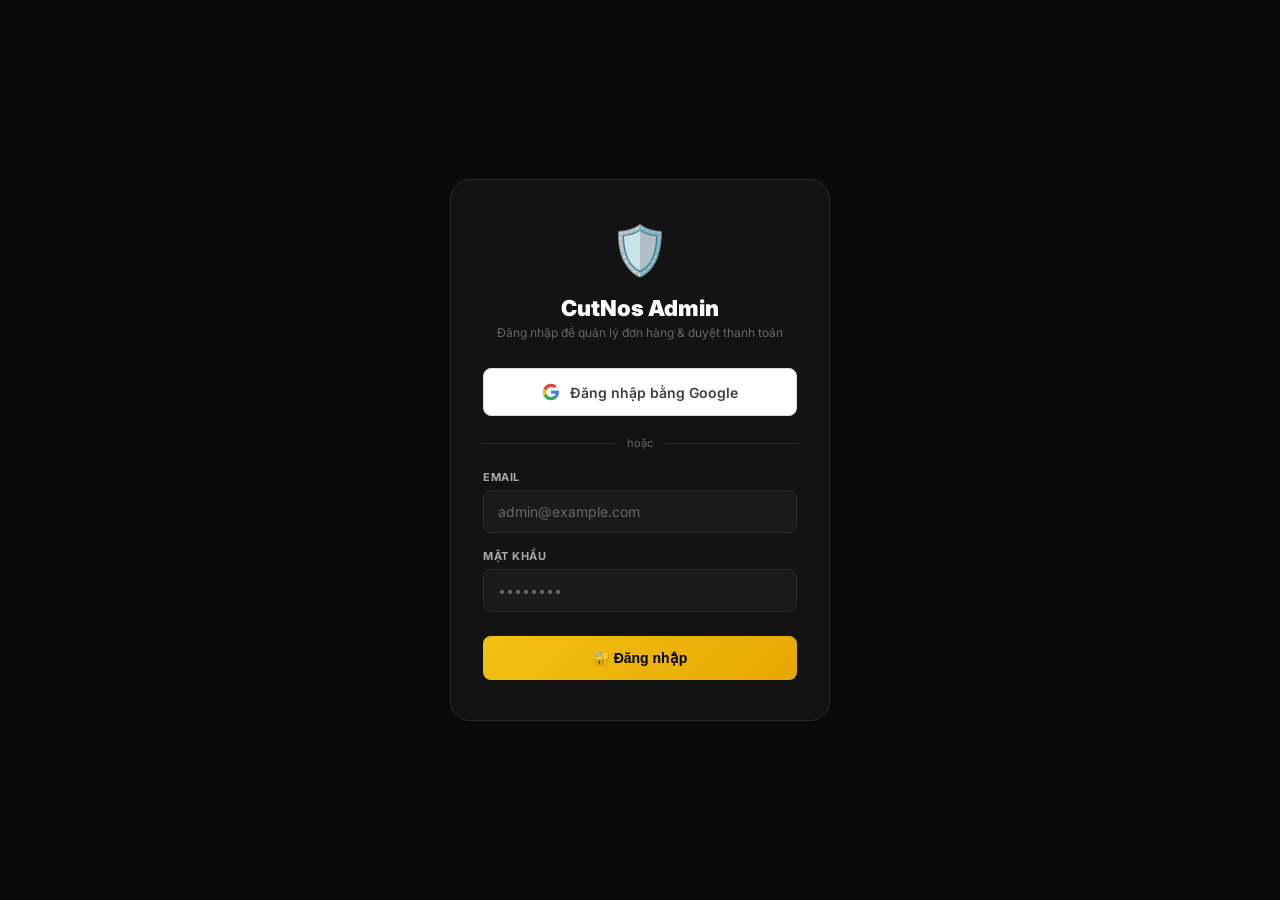
<file: admin.html>
<!DOCTYPE html>
<html lang="vi">

<head>
  <meta charset="UTF-8">
  <meta name="viewport" content="width=device-width, initial-scale=1.0, maximum-scale=1.0, user-scalable=no">
  <title>CutNos Admin — Duyệt Thanh Toán</title>
  <meta name="robots" content="noindex, nofollow">
  <link href="https://fonts.googleapis.com/css2?family=Inter:wght@400;500;600;700;800;900&display=swap"
    rel="stylesheet">
  <style>
    *,
    *::before,
    *::after {
      box-sizing: border-box;
      margin: 0;
      padding: 0;
    }

    :root {
      --bg-primary: #0a0a0b;
      --bg-secondary: #131314;
      --bg-card: #1a1a1b;
      --border: #2a2a2b;
      --border-hover: #3a3a3b;
      --text-primary: #ffffff;
      --text-secondary: #aaaaaa;
      --text-muted: #666666;
      --accent: #f2c111;
      --accent-bg: rgba(242, 193, 17, 0.12);
      --success: #34d399;
      --success-bg: #064e3b;
      --success-btn: #059669;
      --danger: #f87171;
      --danger-bg: #450a0a;
      --danger-btn: #7f1d1d;
      --warning: #fbbf24;
      --warning-bg: #78350f;
      --pending-text: #999999;
      --pending-bg: #333333;
      --radius: 12px;
      --radius-sm: 8px;
    }

    html {
      font-size: 16px;
      -webkit-text-size-adjust: 100%;
    }

    body {
      font-family: 'Inter', system-ui, -apple-system, sans-serif;
      background: var(--bg-primary);
      color: var(--text-primary);
      min-height: 100vh;
      min-height: 100dvh;
      -webkit-font-smoothing: antialiased;
    }

    /* ═══════════ LOGIN ═══════════ */
    .login-container {
      display: flex;
      align-items: center;
      justify-content: center;
      min-height: 100vh;
      min-height: 100dvh;
      padding: 24px;
    }

    .login-card {
      width: 100%;
      max-width: 380px;
      background: var(--bg-secondary);
      border: 1px solid var(--border);
      border-radius: 20px;
      padding: 40px 32px;
      text-align: center;
      animation: fadeSlideUp 0.5s ease;
    }

    .login-icon {
      font-size: 48px;
      margin-bottom: 16px;
    }

    .login-title {
      font-size: 22px;
      font-weight: 900;
      margin-bottom: 4px;
    }

    .login-subtitle {
      font-size: 12px;
      color: var(--text-muted);
      margin-bottom: 28px;
    }

    .form-group {
      margin-bottom: 16px;
      text-align: left;
    }

    .form-label {
      display: block;
      font-size: 11px;
      font-weight: 700;
      color: var(--text-secondary);
      margin-bottom: 6px;
      text-transform: uppercase;
      letter-spacing: 0.5px;
    }

    .form-input {
      width: 100%;
      padding: 12px 14px;
      background: var(--bg-card);
      border: 1px solid var(--border);
      border-radius: var(--radius-sm);
      color: var(--text-primary);
      font-size: 14px;
      font-family: inherit;
      outline: none;
      transition: border-color 0.2s;
    }

    .form-input:focus {
      border-color: var(--accent);
    }

    .form-input::placeholder {
      color: var(--text-muted);
    }

    .login-btn {
      width: 100%;
      padding: 14px;
      background: linear-gradient(135deg, var(--accent), #e6a800);
      color: #000;
      border: none;
      border-radius: var(--radius-sm);
      font-size: 14px;
      font-weight: 800;
      cursor: pointer;
      transition: opacity 0.2s, transform 0.1s;
      margin-top: 8px;
    }

    .login-btn:hover {
      opacity: 0.9;
    }

    .login-btn:active {
      transform: scale(0.98);
    }

    .login-btn:disabled {
      opacity: 0.5;
      cursor: not-allowed;
    }

    .login-error {
      background: var(--danger-bg);
      color: var(--danger);
      padding: 10px 14px;
      border-radius: var(--radius-sm);
      font-size: 12px;
      font-weight: 600;
      margin-top: 16px;
      display: none;
    }

    .login-error.show {
      display: block;
      animation: shake 0.4s ease;
    }

    /* ═══════════ DASHBOARD ═══════════ */
    .admin-header {
      background: var(--bg-secondary);
      border-bottom: 1px solid var(--border);
      padding: 14px 16px;
      display: flex;
      justify-content: space-between;
      align-items: center;
      position: sticky;
      top: 0;
      z-index: 100;
      backdrop-filter: blur(12px);
      -webkit-backdrop-filter: blur(12px);
    }

    .admin-header h1 {
      font-size: 15px;
      font-weight: 900;
    }

    .admin-header-sub {
      font-size: 9px;
      color: var(--text-muted);
      margin-top: 1px;
    }

    .admin-header-right {
      text-align: right;
    }

    .admin-email {
      font-size: 10px;
      color: var(--accent);
      font-weight: 700;
    }

    .admin-role {
      font-size: 9px;
      color: var(--text-muted);
    }

    .logout-btn {
      font-size: 9px;
      color: var(--danger);
      background: none;
      border: none;
      cursor: pointer;
      padding: 2px 0;
      font-weight: 600;
      font-family: inherit;
    }

    .logout-btn:hover {
      text-decoration: underline;
    }

    .admin-content {
      max-width: 700px;
      margin: 0 auto;
      padding: 16px;
    }

    /* Filter */
    .filter-bar {
      display: flex;
      gap: 8px;
      margin-bottom: 16px;
      flex-wrap: wrap;
    }

    .filter-btn {
      padding: 8px 14px;
      border-radius: var(--radius-sm);
      border: 1px solid var(--border);
      background: var(--bg-card);
      color: var(--text-muted);
      font-weight: 700;
      font-size: 11px;
      cursor: pointer;
      font-family: inherit;
      transition: all 0.2s;
      white-space: nowrap;
    }

    .filter-btn.active {
      border-color: var(--accent);
      background: var(--accent-bg);
      color: var(--accent);
    }

    .refresh-btn {
      margin-left: auto;
      padding: 8px 14px;
      border-radius: var(--radius-sm);
      border: 1px solid var(--border);
      background: var(--bg-card);
      color: var(--text-muted);
      font-weight: 700;
      font-size: 11px;
      cursor: pointer;
      font-family: inherit;
      transition: all 0.2s;
    }

    .refresh-btn:active {
      transform: scale(0.95);
    }

    /* Order Cards */
    .order-card {
      background: var(--bg-card);
      border: 1px solid var(--border);
      border-radius: var(--radius);
      padding: 16px;
      margin-bottom: 12px;
      animation: fadeSlideUp 0.3s ease;
      transition: border-color 0.2s;
    }

    .order-card:hover {
      border-color: var(--border-hover);
    }

    .order-header {
      display: flex;
      justify-content: space-between;
      align-items: center;
      margin-bottom: 12px;
    }

    .order-id {
      font-size: 13px;
      font-weight: 900;
      color: var(--accent);
      font-family: 'Courier New', monospace;
    }

    .status-badge {
      padding: 3px 10px;
      border-radius: 6px;
      font-size: 10px;
      font-weight: 800;
    }

    .status-pending {
      background: var(--pending-bg);
      color: var(--pending-text);
    }

    .status-waiting {
      background: var(--warning-bg);
      color: var(--warning);
    }

    .status-approved {
      background: var(--success-bg);
      color: var(--success);
    }

    .status-rejected {
      background: var(--danger-bg);
      color: var(--danger);
    }

    .order-details {
      display: grid;
      grid-template-columns: 1fr 1fr;
      gap: 8px;
      font-size: 11px;
      color: var(--text-secondary);
    }

    .order-details .detail-full {
      grid-column: 1 / -1;
    }

    .order-details .val {
      color: var(--text-primary);
      font-weight: 600;
    }

    .order-details .val-amount {
      color: var(--accent);
      font-weight: 700;
    }

    .order-details .val-transfer {
      color: var(--success);
      font-weight: 700;
    }

    .order-actions {
      display: flex;
      gap: 8px;
      margin-top: 14px;
    }

    .btn-approve,
    .btn-reject {
      flex: 1;
      padding: 10px;
      border: none;
      border-radius: var(--radius-sm);
      font-weight: 800;
      font-size: 11px;
      cursor: pointer;
      font-family: inherit;
      transition: opacity 0.2s, transform 0.1s;
    }

    .btn-approve {
      background: var(--success-btn);
      color: #fff;
    }

    .btn-reject {
      background: var(--danger-btn);
      color: #fca5a5;
    }

    .btn-approve:active,
    .btn-reject:active {
      transform: scale(0.97);
    }

    .btn-approve:disabled,
    .btn-reject:disabled {
      opacity: 0.5;
      cursor: not-allowed;
    }

    .order-timestamp {
      font-size: 10px;
      margin-top: 8px;
    }

    .order-timestamp.approved {
      color: var(--success);
    }

    .order-timestamp.rejected {
      color: var(--danger);
    }

    .empty-state,
    .loading-state {
      text-align: center;
      padding: 48px 24px;
      color: var(--text-muted);
      font-size: 13px;
    }

    .loading-state {
      color: var(--accent);
    }

    .empty-icon {
      font-size: 40px;
      margin-bottom: 12px;
    }

    /* Toast */
    .toast {
      position: fixed;
      bottom: 24px;
      left: 50%;
      transform: translateX(-50%) translateY(100px);
      background: var(--bg-card);
      border: 1px solid var(--border);
      border-radius: var(--radius-sm);
      padding: 12px 20px;
      font-size: 12px;
      font-weight: 600;
      z-index: 1000;
      opacity: 0;
      transition: all 0.3s ease;
      pointer-events: none;
      max-width: 90vw;
    }

    .toast.show {
      transform: translateX(-50%) translateY(0);
      opacity: 1;
    }

    .toast.success {
      border-color: var(--success-btn);
      color: var(--success);
    }

    .toast.error {
      border-color: var(--danger-btn);
      color: var(--danger);
    }

    /* Animations */
    @keyframes fadeSlideUp {
      from {
        opacity: 0;
        transform: translateY(12px);
      }

      to {
        opacity: 1;
        transform: translateY(0);
      }
    }

    @keyframes shake {

      0%,
      100% {
        transform: translateX(0);
      }

      25% {
        transform: translateX(-6px);
      }

      75% {
        transform: translateX(6px);
      }
    }

    @keyframes spin {
      to {
        transform: rotate(360deg);
      }
    }

    .spin {
      display: inline-block;
      animation: spin 1s linear infinite;
    }

    .google-btn {
      width: 100%;
      padding: 14px;
      background: #fff;
      color: #3c4043;
      border: 1px solid #dadce0;
      border-radius: var(--radius-sm);
      font-size: 14px;
      font-weight: 600;
      cursor: pointer;
      font-family: inherit;
      display: flex;
      align-items: center;
      justify-content: center;
      gap: 10px;
      transition: background 0.2s, box-shadow 0.2s;
      margin-top: 8px;
    }

    .google-btn:hover {
      background: #f7f8f8;
      box-shadow: 0 1px 3px rgba(0,0,0,0.15);
    }

    .google-btn:active {
      background: #e8e8e8;
    }

    .google-btn:disabled {
      opacity: 0.6;
      cursor: not-allowed;
    }

    .google-btn svg {
      width: 18px;
      height: 18px;
    }

    .divider {
      display: flex;
      align-items: center;
      gap: 12px;
      margin: 20px 0;
      color: var(--text-muted);
      font-size: 11px;
    }

    .divider::before,
    .divider::after {
      content: '';
      flex: 1;
      height: 1px;
      background: var(--border);
    }

    @media (max-width: 420px) {
      .login-card {
        padding: 32px 20px;
      }

      .order-details {
        grid-template-columns: 1fr;
      }

      .admin-header h1 {
        font-size: 13px;
      }
    }
  </style>
</head>

<body>
  <div id="admin-root"></div>
  <div id="toast" class="toast"></div>

  <script>
    // ═══════════════════════════════════════════════════════════
    // CutNos Admin Panel — Web Version
    // Only whitelisted admin email can access
    // ═══════════════════════════════════════════════════════════

    const ADMIN_EMAILS = ['thanhson.official@gmail.com'];

    const FIREBASE_CONFIG = {
      apiKey: 'AIzaSyCws6uxaHxMp0XwhNhdqJhmlISBZ75vSJE',
      projectId: 'cut-nos'
    };

    // ═══════ EmailJS CONFIG (setup at emailjs.com) ═══════
    const EMAILJS_CONFIG = {
      publicKey: 'GZnvpBRGz0tcusYcu',     // Lấy từ EmailJS > Account > Public Key
      serviceId: 'service_4954l6a',     // Lấy từ EmailJS > Email Services
      templateUserApproved: 'template_8y62lu6'  // Template gửi cho user khi được duyệt
    };

    const AUTH_URL = 'https://identitytoolkit.googleapis.com/v1/accounts';
    const FIRESTORE_URL = `https://firestore.googleapis.com/v1/projects/${FIREBASE_CONFIG.projectId}/databases/(default)/documents`;

    // ═══════ STATE ═══════
    const state = {
      screen: 'login',
      token: '',
      refreshToken: '',
      email: '',
      orders: [],
      filter: 'waiting_confirmation',
      loading: false,
      actionLoading: null,
      loginLoading: false,
      loginError: ''
    };

    // ═══════ SESSION ═══════
    function saveSession() {
      try {
        localStorage.setItem('cutnos_admin_session', JSON.stringify({
          token: state.token, refreshToken: state.refreshToken, email: state.email
        }));
      } catch (e) { }
    }

    function loadSession() {
      try {
        const d = JSON.parse(localStorage.getItem('cutnos_admin_session') || '{}');
        if (d.token && d.email && ADMIN_EMAILS.includes(d.email.toLowerCase())) {
          state.token = d.token;
          state.refreshToken = d.refreshToken || '';
          state.email = d.email;
          return true;
        }
      } catch (e) { }
      return false;
    }

    function clearSession() {
      state.token = ''; state.refreshToken = ''; state.email = '';
      state.orders = []; state.screen = 'login';
      try { localStorage.removeItem('cutnos_admin_session'); } catch (e) { }
    }

    // ═══════ AUTH ═══════
    async function loginWithEmail(email, password) {
      // Check admin whitelist BEFORE calling Firebase
      if (!ADMIN_EMAILS.includes(email.toLowerCase())) {
        throw new Error('⛔ Email này không có quyền truy cập Admin Panel');
      }

      const res = await fetch(`${AUTH_URL}:signInWithPassword?key=${FIREBASE_CONFIG.apiKey}`, {
        method: 'POST',
        headers: { 'Content-Type': 'application/json' },
        body: JSON.stringify({ email, password, returnSecureToken: true })
      });

      const data = await res.json();
      if (!res.ok) {
        const msg = data.error?.message || 'Đăng nhập thất bại';
        const friendly = {
          'EMAIL_NOT_FOUND': 'Email không tồn tại',
          'INVALID_PASSWORD': 'Mật khẩu không đúng',
          'INVALID_LOGIN_CREDENTIALS': 'Email hoặc mật khẩu không đúng',
          'USER_DISABLED': 'Tài khoản đã bị vô hiệu hóa',
          'TOO_MANY_ATTEMPTS_TRY_LATER': 'Quá nhiều lần thử. Vui lòng đợi.'
        };
        throw new Error(friendly[msg] || msg);
      }

      return { token: data.idToken, refreshToken: data.refreshToken, email: data.email };
    }

    async function loginWithGoogle() {
      // Use Firebase JS SDK for Google Sign-In (loaded from CDN)
      const { initializeApp } = await import('https://www.gstatic.com/firebasejs/11.8.1/firebase-app.js');
      const { getAuth, signInWithPopup, GoogleAuthProvider } = await import('https://www.gstatic.com/firebasejs/11.8.1/firebase-auth.js');

      const app = initializeApp({
        apiKey: FIREBASE_CONFIG.apiKey,
        authDomain: 'cut-nos.firebaseapp.com',
        projectId: FIREBASE_CONFIG.projectId
      });

      const auth = getAuth(app);
      const provider = new GoogleAuthProvider();
      provider.addScope('email');
      provider.addScope('profile');

      const result = await signInWithPopup(auth, provider);
      const user = result.user;
      const idToken = await user.getIdToken();

      const email = user.email || '';
      if (!ADMIN_EMAILS.includes(email.toLowerCase())) {
        await auth.signOut();
        throw new Error('⛔ Email ' + email + ' không có quyền truy cập Admin Panel');
      }

      return {
        token: idToken,
        refreshToken: user.spiTokens?.refreshToken || result._tokenResponse?.refreshToken || '',
        email: email
      };
    }

    async function refreshAuthToken() {
      if (!state.refreshToken) return false;
      try {
        const res = await fetch(`https://securetoken.googleapis.com/v1/token?key=${FIREBASE_CONFIG.apiKey}`, {
          method: 'POST',
          headers: { 'Content-Type': 'application/x-www-form-urlencoded' },
          body: `grant_type=refresh_token&refresh_token=${state.refreshToken}`
        });
        const data = await res.json();
        if (res.ok && data.id_token) {
          state.token = data.id_token;
          state.refreshToken = data.refresh_token || state.refreshToken;
          saveSession();
          return true;
        }
      } catch (e) { }
      return false;
    }

    // ═══════ FIRESTORE ═══════
    async function firestoreRequest(path, options = {}) {
      let res = await fetch(`${FIRESTORE_URL}${path}`, {
        ...options,
        headers: {
          'Content-Type': 'application/json',
          'Authorization': `Bearer ${state.token}`,
          ...(options.headers || {})
        }
      });

      if (res.status === 401 || res.status === 403) {
        const refreshed = await refreshAuthToken();
        if (refreshed) {
          res = await fetch(`${FIRESTORE_URL}${path}`, {
            ...options,
            headers: {
              'Content-Type': 'application/json',
              'Authorization': `Bearer ${state.token}`,
              ...(options.headers || {})
            }
          });
        } else {
          clearSession(); render();
          showToast('Phiên đăng nhập hết hạn. Vui lòng đăng nhập lại.', 'error');
          throw new Error('Session expired');
        }
      }
      return res;
    }

    function parseOrderFields(fields) {
      return {
        orderId: fields?.orderId?.stringValue || '',
        userId: fields?.userId?.stringValue || '',
        userEmail: fields?.userEmail?.stringValue || '',
        userName: fields?.userName?.stringValue || '',
        plan: fields?.plan?.stringValue || 'monthly',
        amount: parseInt(fields?.amount?.integerValue || '0', 10),
        status: fields?.status?.stringValue || 'pending',
        transferContent: fields?.transferContent?.stringValue || '',
        createdAt: fields?.createdAt?.stringValue || '',
        approvedAt: fields?.approvedAt?.stringValue || null,
        rejectedAt: fields?.rejectedAt?.stringValue || null
      };
    }

    async function loadOrders() {
      state.loading = true; render();
      try {
        const query = {
          structuredQuery: {
            from: [{ collectionId: 'orders' }],
            orderBy: [{ field: { fieldPath: 'createdAt' }, direction: 'DESCENDING' }],
            limit: 200
          }
        };

        const res = await firestoreRequest(':runQuery', { method: 'POST', body: JSON.stringify(query) });
        if (!res.ok) { state.orders = []; }
        else {
          const results = await res.json();
          let orders = Array.isArray(results)
            ? results.filter(r => r.document?.fields).map(r => parseOrderFields(r.document.fields))
            : [];
          // Client-side filter for waiting_confirmation tab
          if (state.filter === 'waiting_confirmation') {
            orders = orders.filter(o => o.status === 'waiting_confirmation');
          }
          state.orders = orders;
        }
      } catch (e) {
        if (e.message !== 'Session expired') { state.orders = []; }
      }
      state.loading = false; render();
    }

    async function approveOrder(orderId) {
      if (!confirm(`Xác nhận DUYỆT đơn hàng ${orderId}?\n\nĐiều này sẽ áp dụng gói PRO cho user.`)) return;
      state.actionLoading = orderId; render();

      try {
        const orderRes = await firestoreRequest(`/orders/${orderId}`);
        if (!orderRes.ok) throw new Error('Không tìm thấy đơn hàng');
        const orderData = await orderRes.json();
        const order = parseOrderFields(orderData.fields);
        if (order.status === 'approved') throw new Error('Đơn hàng đã được duyệt trước đó');

        await firestoreRequest(`/orders/${orderId}?updateMask.fieldPaths=status&updateMask.fieldPaths=approvedAt`, {
          method: 'PATCH',
          body: JSON.stringify({
            fields: {
              status: { stringValue: 'approved' },
              approvedAt: { stringValue: new Date().toISOString() }
            }
          })
        });

        // Upgrade user PRO
        const userId = order.userId;
        let baseDate = new Date();
        try {
          const userRes = await firestoreRequest(`/users/${userId}`);
          if (userRes.ok) {
            const ud = await userRes.json();
            const tier = ud.fields?.tier?.stringValue;
            const exp = ud.fields?.pro_expires_at?.stringValue;
            if (tier === 'pro' && exp) {
              const d = new Date(exp);
              if (!isNaN(d.getTime()) && d > baseDate) baseDate = d;
            }
          }
        } catch (e) { }

        let addDays = 30;
        if (order.plan === 'weekly') addDays = 7;
        else if (order.plan === 'yearly') addDays = 365;
        const proExpiresAt = new Date(baseDate.getTime() + addDays * 86400000).toISOString();

        await firestoreRequest(`/users/${userId}?updateMask.fieldPaths=tier&updateMask.fieldPaths=post_limit&updateMask.fieldPaths=workflow_limit&updateMask.fieldPaths=pro_expires_at&updateMask.fieldPaths=updatedAt`, {
          method: 'PATCH',
          body: JSON.stringify({
            fields: {
              tier: { stringValue: 'pro' },
              post_limit: { integerValue: 999999 },
              workflow_limit: { integerValue: 999999 },
              pro_expires_at: { stringValue: proExpiresAt },
              updatedAt: { stringValue: new Date().toISOString() }
            }
          })
        });

        // Send email notification to user
        await sendEmailToUser(order, proExpiresAt);

        showToast(`✅ Đã duyệt đơn ${orderId}!`, 'success');
        await loadOrders();
      } catch (e) {
        showToast('Lỗi: ' + (e.message || 'Unknown'), 'error');
      }
      state.actionLoading = null; render();
    }

    async function rejectOrder(orderId) {
      if (!confirm(`Xác nhận TỪ CHỐI đơn hàng ${orderId}?`)) return;
      state.actionLoading = orderId; render();

      try {
        await firestoreRequest(`/orders/${orderId}?updateMask.fieldPaths=status&updateMask.fieldPaths=rejectedAt`, {
          method: 'PATCH',
          body: JSON.stringify({
            fields: {
              status: { stringValue: 'rejected' },
              rejectedAt: { stringValue: new Date().toISOString() }
            }
          })
        });
        showToast(`❌ Đã từ chối đơn ${orderId}`, 'success');
        await loadOrders();
      } catch (e) {
        showToast('Lỗi: ' + (e.message || 'Unknown'), 'error');
      }
      state.actionLoading = null; render();
    }

    // ═══════ EMAILJS ═══════
    async function sendEmailToUser(order, proExpiresAt) {
      if (EMAILJS_CONFIG.publicKey === 'YOUR_EMAILJS_PUBLIC_KEY') {
        console.warn('[EmailJS] Chưa cấu hình. Bỏ qua gửi email.');
        return;
      }
      try {
        const planNames = { weekly: 'Tuần (7 ngày)', monthly: 'Tháng (30 ngày)', yearly: 'Năm (365 ngày)' };
        const res = await fetch('https://api.emailjs.com/api/v1.0/email/send', {
          method: 'POST',
          headers: { 'Content-Type': 'application/json' },
          body: JSON.stringify({
            service_id: EMAILJS_CONFIG.serviceId,
            template_id: EMAILJS_CONFIG.templateUserApproved,
            user_id: EMAILJS_CONFIG.publicKey,
            template_params: {
              to_email: order.userEmail,
              user_name: order.userName || order.userEmail.split('@')[0],
              order_id: order.orderId,
              plan: planNames[order.plan] || order.plan,
              amount: formatAmount(order.amount),
              expires_at: new Date(proExpiresAt).toLocaleDateString('vi-VN')
            }
          })
        });
        if (res.ok) console.log('[EmailJS] Đã gửi email tới user:', order.userEmail);
        else console.error('[EmailJS] Gửi thất bại:', res.status);
      } catch (e) {
        console.error('[EmailJS] Error:', e);
      }
    }

    // ═══════ HELPERS ═══════
    function formatDate(iso) {
      if (!iso) return '—';
      return new Date(iso).toLocaleString('vi-VN');
    }

    function formatAmount(amount) { return amount.toLocaleString('vi-VN') + 'đ'; }

    function planLabel(plan) {
      if (plan === 'weekly') return '📅 Tuần (7 ngày)';
      if (plan === 'yearly') return '🗓️ Năm (365 ngày)';
      return '📆 Tháng (30 ngày)';
    }

    function statusBadge(status) {
      const map = {
        pending: { cls: 'status-pending', label: 'Chờ CK' },
        waiting_confirmation: { cls: 'status-waiting', label: '⏳ Chờ duyệt' },
        approved: { cls: 'status-approved', label: '✅ Đã duyệt' },
        rejected: { cls: 'status-rejected', label: '❌ Từ chối' }
      };
      const s = map[status] || map.pending;
      return `<span class="status-badge ${s.cls}">${s.label}</span>`;
    }

    function showToast(message, type) {
      const el = document.getElementById('toast');
      el.textContent = message;
      el.className = `toast ${type} show`;
      clearTimeout(el._timer);
      el._timer = setTimeout(() => { el.className = 'toast'; }, 3000);
    }

    // ═══════ RENDER ═══════
    function render() {
      const root = document.getElementById('admin-root');
      if (!root) return;
      if (state.screen === 'login') {
        root.innerHTML = renderLogin();
        bindLoginEvents();
      } else {
        root.innerHTML = renderDashboard();
        bindDashboardEvents();
      }
    }

    function renderLogin() {
      return `
        <div class="login-container">
          <div class="login-card">
            <div class="login-icon">🛡️</div>
            <div class="login-title">CutNos Admin</div>
            <div class="login-subtitle">Đăng nhập để quản lý đơn hàng & duyệt thanh toán</div>
            <button type="button" class="google-btn" id="google-login-btn" ${state.loginLoading ? 'disabled' : ''}>
              ${state.loginLoading ? '<span class="spin">⏳</span> Đang đăng nhập...' : `<svg viewBox="0 0 24 24"><path fill="#4285F4" d="M22.56 12.25c0-.78-.07-1.53-.2-2.25H12v4.26h5.92a5.06 5.06 0 0 1-2.2 3.32v2.77h3.57c2.08-1.92 3.28-4.74 3.28-8.1z"/><path fill="#34A853" d="M12 23c2.97 0 5.46-.98 7.28-2.66l-3.57-2.77c-.98.66-2.23 1.06-3.71 1.06-2.86 0-5.29-1.93-6.16-4.53H2.18v2.84C3.99 20.53 7.7 23 12 23z"/><path fill="#FBBC05" d="M5.84 14.09c-.22-.66-.35-1.36-.35-2.09s.13-1.43.35-2.09V7.07H2.18C1.43 8.55 1 10.22 1 12s.43 3.45 1.18 4.93l2.85-2.22.81-.62z"/><path fill="#EA4335" d="M12 5.38c1.62 0 3.06.56 4.21 1.64l3.15-3.15C17.45 2.09 14.97 1 12 1 7.7 1 3.99 3.47 2.18 7.07l3.66 2.84c.87-2.6 3.3-4.53 6.16-4.53z"/></svg> Đăng nhập bằng Google`}
            </button>
            <div class="divider">hoặc</div>
            <form id="login-form">
              <div class="form-group">
                <label class="form-label" for="email">Email</label>
                <input class="form-input" id="email" type="email" placeholder="admin@example.com" autocomplete="email" required>
              </div>
              <div class="form-group">
                <label class="form-label" for="password">Mật khẩu</label>
                <input class="form-input" id="password" type="password" placeholder="••••••••" autocomplete="current-password" required>
              </div>
              <button type="submit" class="login-btn" id="login-btn">
                ${state.loginLoading ? '<span class="spin">⏳</span> Đang đăng nhập...' : '🔐 Đăng nhập'}
              </button>
            </form>
            <div class="login-error ${state.loginError ? 'show' : ''}">${state.loginError}</div>
          </div>
        </div>`;
    }

    function renderDashboard() {
      const waitingCount = state.filter === 'waiting_confirmation'
        ? state.orders.length
        : state.orders.filter(o => o.status === 'waiting_confirmation').length;

      let ordersHtml;
      if (state.loading) {
        ordersHtml = `<div class="loading-state"><div class="empty-icon"><span class="spin">⏳</span></div>Đang tải đơn hàng...</div>`;
      } else if (state.orders.length === 0) {
        ordersHtml = `<div class="empty-state"><div class="empty-icon">📭</div>Không có đơn hàng nào</div>`;
      } else {
        ordersHtml = state.orders.map(o => `
          <div class="order-card">
            <div class="order-header">
              <span class="order-id">${o.orderId}</span>
              ${statusBadge(o.status)}
            </div>
            <div class="order-details">
              <div>👤 <span class="val">${o.userName || o.userEmail}</span></div>
              <div>📧 ${o.userEmail}</div>
              <div>📦 ${planLabel(o.plan)}</div>
              <div>💰 <span class="val-amount">${formatAmount(o.amount)}</span></div>
              <div class="detail-full">📝 Nội dung CK: <span class="val-transfer">${o.transferContent}</span></div>
              <div class="detail-full">🕐 ${formatDate(o.createdAt)}</div>
            </div>
            ${o.status === 'waiting_confirmation' ? `
              <div class="order-actions">
                <button class="btn-approve" data-approve="${o.orderId}" ${state.actionLoading === o.orderId ? 'disabled' : ''}>
                  ${state.actionLoading === o.orderId ? '<span class="spin">⏳</span> Đang xử lý...' : '✅ Duyệt & Kích hoạt PRO'}
                </button>
                <button class="btn-reject" data-reject="${o.orderId}" ${state.actionLoading === o.orderId ? 'disabled' : ''}>
                  ${state.actionLoading === o.orderId ? '⏳...' : '❌ Từ chối'}
                </button>
              </div>` : ''}
            ${o.status === 'approved' && o.approvedAt ? `<div class="order-timestamp approved">Duyệt lúc: ${formatDate(o.approvedAt)}</div>` : ''}
            ${o.status === 'rejected' && o.rejectedAt ? `<div class="order-timestamp rejected">Từ chối lúc: ${formatDate(o.rejectedAt)}</div>` : ''}
          </div>`).join('');
      }

      return `
        <div class="admin-header">
          <div>
            <h1>🛡️ CutNos Admin</h1>
            <div class="admin-header-sub">Quản lý đơn hàng & duyệt thanh toán PRO</div>
          </div>
          <div class="admin-header-right">
            <div class="admin-email">${state.email}</div>
            <div class="admin-role">Admin</div>
            <button class="logout-btn" id="logout-btn">Đăng xuất</button>
          </div>
        </div>
        <div class="admin-content">
          <div class="filter-bar">
            <button class="filter-btn ${state.filter === 'waiting_confirmation' ? 'active' : ''}" data-filter="waiting_confirmation">
              ⏳ Chờ duyệt (${waitingCount})
            </button>
            <button class="filter-btn ${state.filter === 'all' ? 'active' : ''}" data-filter="all">
              📋 Tất cả
            </button>
            <button class="refresh-btn" id="refresh-btn">🔄 Làm mới</button>
          </div>
          ${ordersHtml}
        </div>`;
    }

    // ═══════ EVENTS ═══════
    function bindLoginEvents() {
      // Google login button
      const googleBtn = document.getElementById('google-login-btn');
      if (googleBtn) {
        googleBtn.addEventListener('click', async () => {
          state.loginLoading = true; state.loginError = ''; render();
          try {
            const result = await loginWithGoogle();
            state.token = result.token;
            state.refreshToken = result.refreshToken;
            state.email = result.email;
            state.screen = 'dashboard';
            saveSession(); render(); loadOrders(); startAutoRefresh();
          } catch (err) {
            state.loginError = err.message;
            state.loginLoading = false; render();
          }
        });
      }

      // Email/password form (fallback)
      const form = document.getElementById('login-form');
      if (!form) return;
      form.addEventListener('submit', async (e) => {
        e.preventDefault();
        const email = document.getElementById('email').value.trim();
        const password = document.getElementById('password').value;

        if (!email || !password) {
          state.loginError = 'Vui lòng nhập đầy đủ email và mật khẩu';
          render(); return;
        }

        state.loginLoading = true; state.loginError = ''; render();
        try {
          const result = await loginWithEmail(email, password);
          state.token = result.token;
          state.refreshToken = result.refreshToken;
          state.email = result.email;
          state.screen = 'dashboard';
          saveSession(); render(); loadOrders(); startAutoRefresh();
        } catch (err) {
          state.loginError = err.message;
          state.loginLoading = false; render();
        }
      });
    }

    function bindDashboardEvents() {
      document.getElementById('logout-btn')?.addEventListener('click', () => {
        if (confirm('Bạn muốn đăng xuất?')) { clearSession(); render(); }
      });

      document.querySelectorAll('[data-filter]').forEach(btn => {
        btn.addEventListener('click', () => { state.filter = btn.dataset.filter; loadOrders(); });
      });

      document.getElementById('refresh-btn')?.addEventListener('click', () => loadOrders());

      document.querySelectorAll('[data-approve]').forEach(btn => {
        btn.addEventListener('click', () => approveOrder(btn.dataset.approve));
      });

      document.querySelectorAll('[data-reject]').forEach(btn => {
        btn.addEventListener('click', () => rejectOrder(btn.dataset.reject));
      });
    }

    // ═══════ AUTO REFRESH (60s) ═══════
    let autoRefreshTimer = null;
    function startAutoRefresh() {
      stopAutoRefresh();
      autoRefreshTimer = setInterval(() => {
        if (state.screen === 'dashboard' && !state.loading && !state.actionLoading) loadOrders();
      }, 60000);
    }
    function stopAutoRefresh() { if (autoRefreshTimer) { clearInterval(autoRefreshTimer); autoRefreshTimer = null; } }

    document.addEventListener('visibilitychange', () => {
      if (document.hidden) stopAutoRefresh();
      else if (state.screen === 'dashboard') { loadOrders(); startAutoRefresh(); }
    });

    // ═══════ INIT ═══════
    if (loadSession()) {
      state.screen = 'dashboard'; render(); loadOrders(); startAutoRefresh();
    } else {
      state.screen = 'login'; render();
    }
  </script>
</body>

</html>
</file>
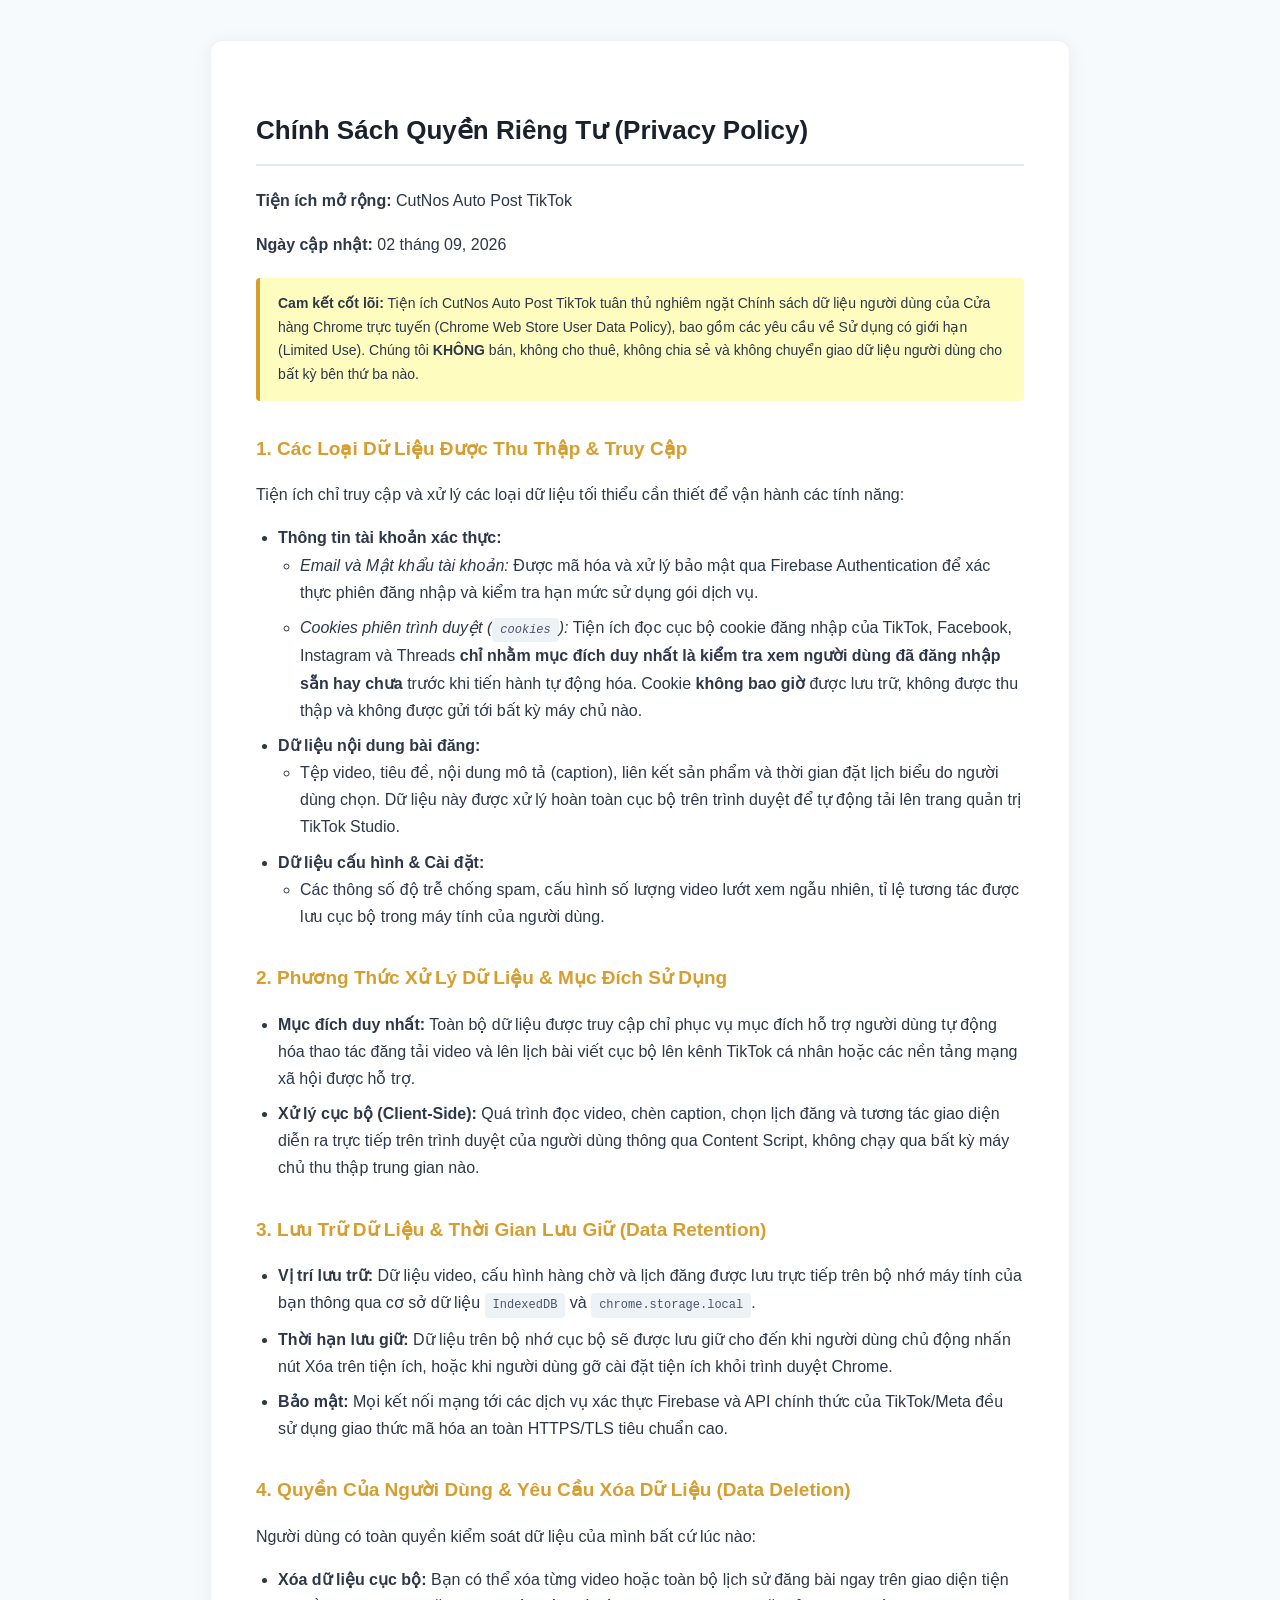
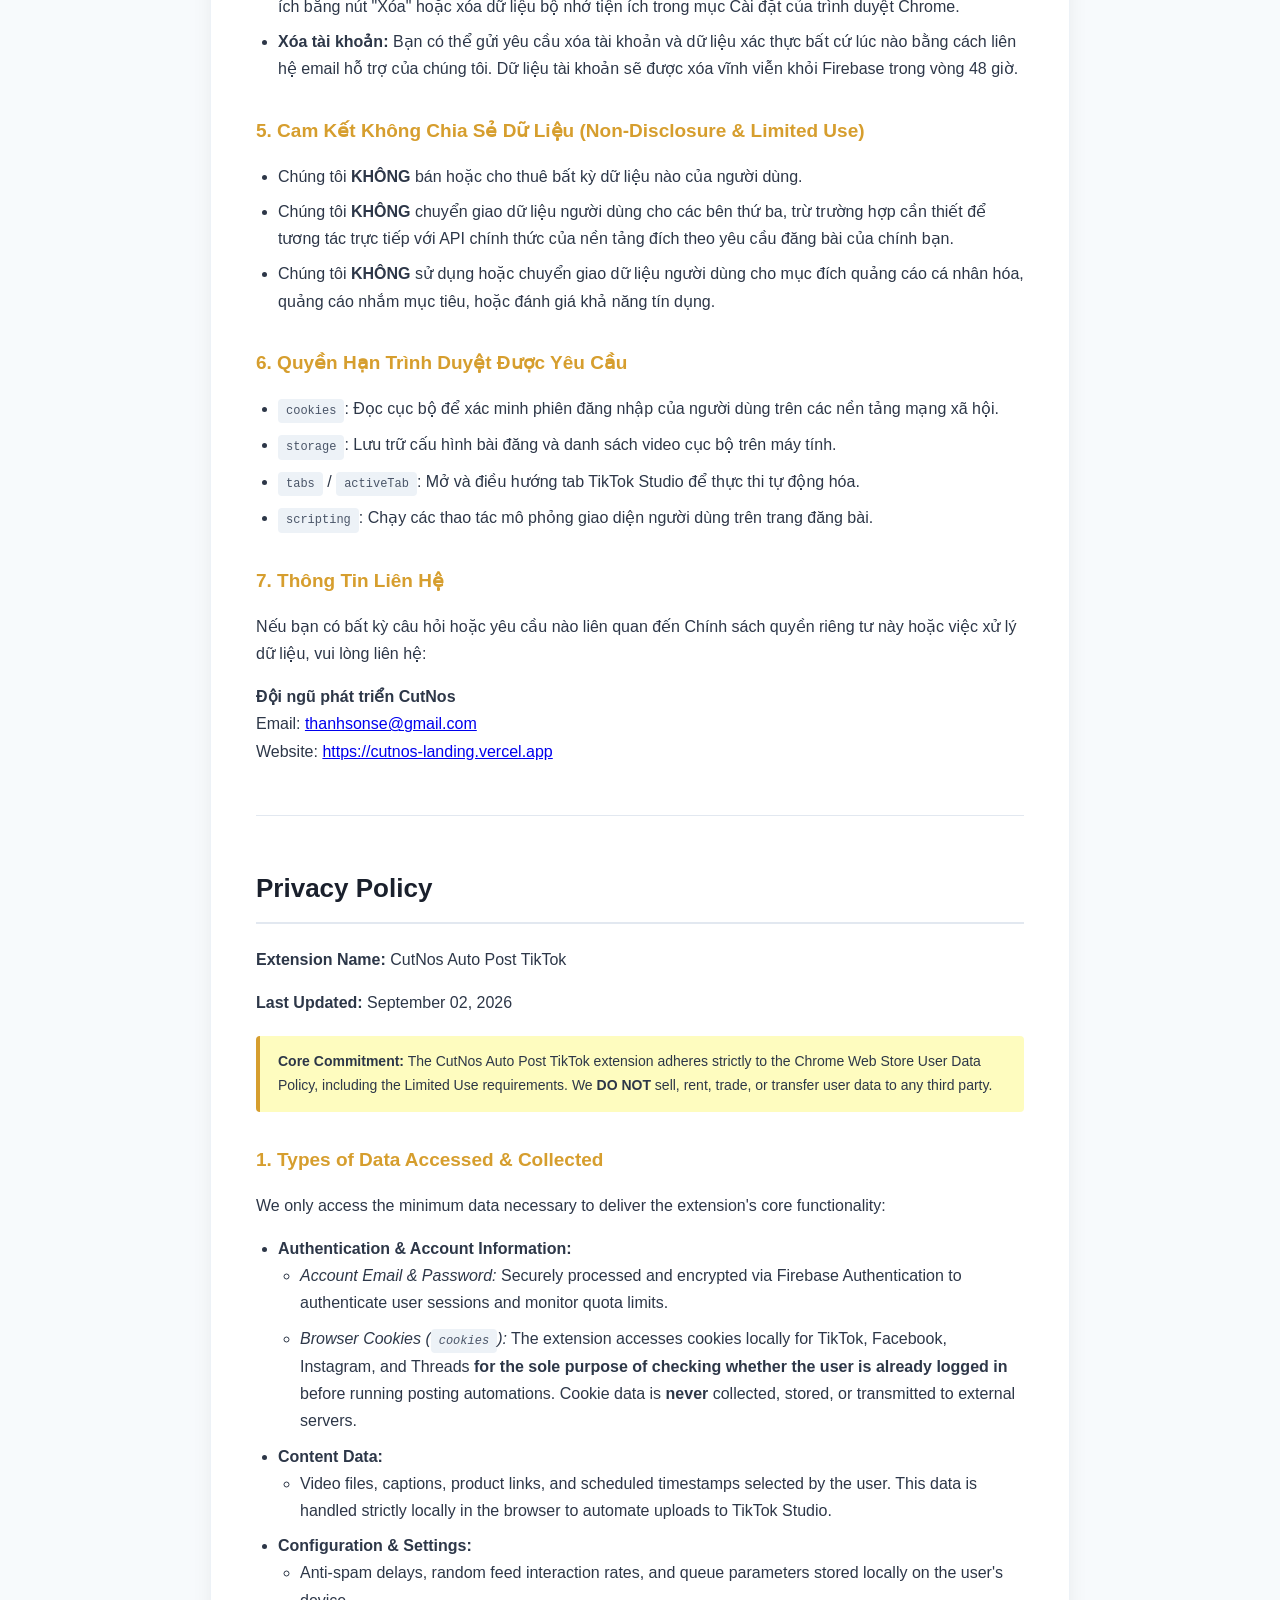
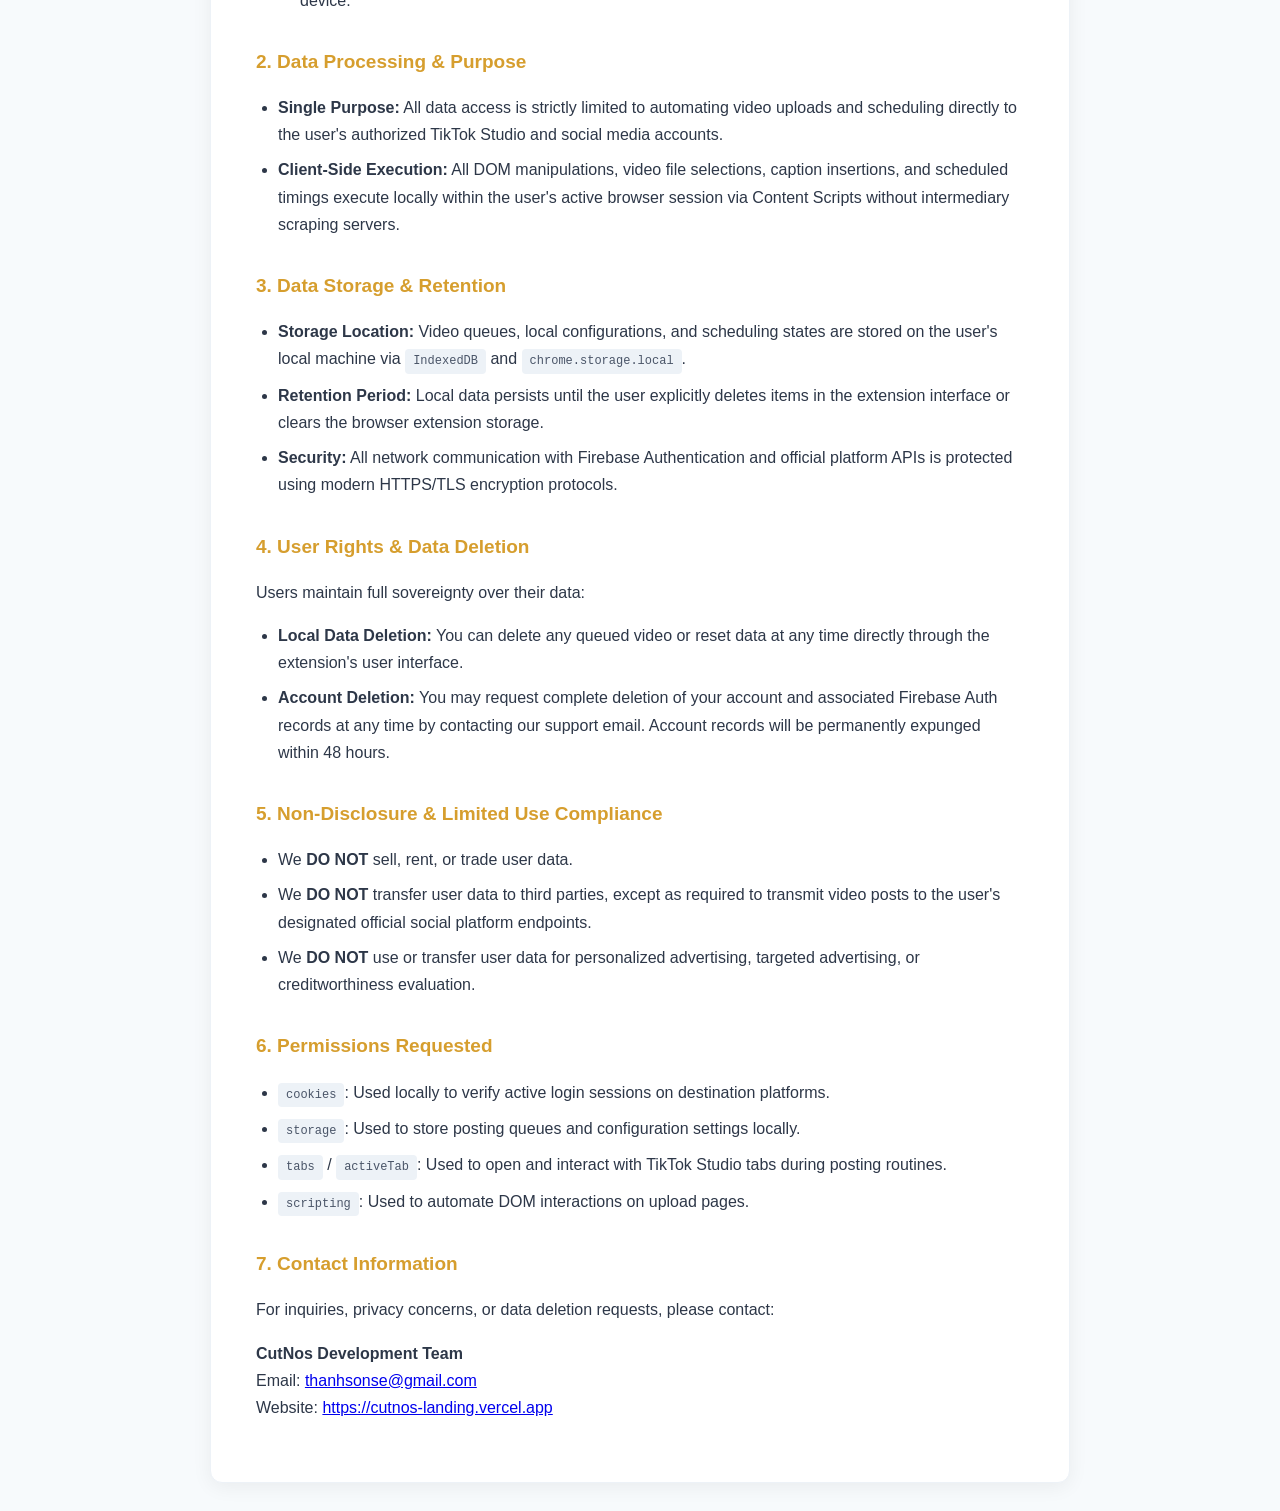
<file: cutnos-privacy.html>
<!DOCTYPE html>
<html lang="vi">
<head>
    <meta charset="UTF-8">
    <meta name="viewport" content="width=device-width, initial-scale=1.0">
    <title>Privacy Policy - CutNos Auto Post TikTok</title>
    <style>
        body {
            font-family: -apple-system, BlinkMacSystemFont, "Segoe UI", Roboto, Helvetica, Arial, sans-serif;
            line-height: 1.7;
            color: #2d3748;
            max-width: 860px;
            margin: 0 auto;
            padding: 40px 20px;
            background-color: #f7fafc;
        }
        .container {
            background-color: #ffffff;
            padding: 45px;
            border-radius: 12px;
            box-shadow: 0 4px 20px rgba(0,0,0,0.06);
            border: 1px solid #edf2f7;
        }
        h1 {
            color: #1a202c;
            border-bottom: 2px solid #e2e8f0;
            padding-bottom: 12px;
            font-size: 26px;
        }
        h2 {
            color: #d69e2e;
            margin-top: 32px;
            font-size: 19px;
        }
        h3 {
            color: #4a5568;
            font-size: 15px;
            margin-top: 18px;
        }
        ul {
            padding-left: 22px;
        }
        li {
            margin-bottom: 8px;
        }
        .highlight-box {
            background-color: #fefcbf;
            border-left: 4px solid #d69e2e;
            padding: 14px 18px;
            margin: 20px 0;
            border-radius: 4px;
            font-size: 14px;
        }
        hr {
            border: 0;
            height: 1px;
            background: #e2e8f0;
            margin: 50px 0;
        }
        .badge {
            display: inline-block;
            background: #edf2f7;
            color: #4a5568;
            padding: 2px 8px;
            border-radius: 4px;
            font-size: 12px;
            font-family: monospace;
        }
    </style>
</head>
<body>
<div class="container">
    
    <!-- ==================== TIẾNG VIỆT ==================== -->
    <section id="vi">
        <h1>Chính Sách Quyền Riêng Tư (Privacy Policy)</h1>
        <p><strong>Tiện ích mở rộng:</strong> CutNos Auto Post TikTok</p>
        <p><strong>Ngày cập nhật:</strong> 02 tháng 09, 2026</p>
        
        <div class="highlight-box">
            <strong>Cam kết cốt lõi:</strong> Tiện ích CutNos Auto Post TikTok tuân thủ nghiêm ngặt Chính sách dữ liệu người dùng của Cửa hàng Chrome trực tuyến (Chrome Web Store User Data Policy), bao gồm các yêu cầu về Sử dụng có giới hạn (Limited Use). Chúng tôi <strong>KHÔNG</strong> bán, không cho thuê, không chia sẻ và không chuyển giao dữ liệu người dùng cho bất kỳ bên thứ ba nào.
        </div>

        <h2>1. Các Loại Dữ Liệu Được Thu Thập &amp; Truy Cập</h2>
        <p>Tiện ích chỉ truy cập và xử lý các loại dữ liệu tối thiểu cần thiết để vận hành các tính năng:</p>
        <ul>
            <li><strong>Thông tin tài khoản xác thực:</strong>
                <ul>
                    <li><em>Email và Mật khẩu tài khoản:</em> Được mã hóa và xử lý bảo mật qua Firebase Authentication để xác thực phiên đăng nhập và kiểm tra hạn mức sử dụng gói dịch vụ.</li>
                    <li><em>Cookies phiên trình duyệt (<span class="badge">cookies</span>):</em> Tiện ích đọc cục bộ cookie đăng nhập của TikTok, Facebook, Instagram và Threads <strong>chỉ nhằm mục đích duy nhất là kiểm tra xem người dùng đã đăng nhập sẵn hay chưa</strong> trước khi tiến hành tự động hóa. Cookie <strong>không bao giờ</strong> được lưu trữ, không được thu thập và không được gửi tới bất kỳ máy chủ nào.</li>
                </ul>
            </li>
            <li><strong>Dữ liệu nội dung bài đăng:</strong>
                <ul>
                    <li>Tệp video, tiêu đề, nội dung mô tả (caption), liên kết sản phẩm và thời gian đặt lịch biểu do người dùng chọn. Dữ liệu này được xử lý hoàn toàn cục bộ trên trình duyệt để tự động tải lên trang quản trị TikTok Studio.</li>
                </ul>
            </li>
            <li><strong>Dữ liệu cấu hình &amp; Cài đặt:</strong>
                <ul>
                    <li>Các thông số độ trễ chống spam, cấu hình số lượng video lướt xem ngẫu nhiên, tỉ lệ tương tác được lưu cục bộ trong máy tính của người dùng.</li>
                </ul>
            </li>
        </ul>

        <h2>2. Phương Thức Xử Lý Dữ Liệu &amp; Mục Đích Sử Dụng</h2>
        <ul>
            <li><strong>Mục đích duy nhất:</strong> Toàn bộ dữ liệu được truy cập chỉ phục vụ mục đích hỗ trợ người dùng tự động hóa thao tác đăng tải video và lên lịch bài viết cục bộ lên kênh TikTok cá nhân hoặc các nền tảng mạng xã hội được hỗ trợ.</li>
            <li><strong>Xử lý cục bộ (Client-Side):</strong> Quá trình đọc video, chèn caption, chọn lịch đăng và tương tác giao diện diễn ra trực tiếp trên trình duyệt của người dùng thông qua Content Script, không chạy qua bất kỳ máy chủ thu thập trung gian nào.</li>
        </ul>

        <h2>3. Lưu Trữ Dữ Liệu &amp; Thời Gian Lưu Giữ (Data Retention)</h2>
        <ul>
            <li><strong>Vị trí lưu trữ:</strong> Dữ liệu video, cấu hình hàng chờ và lịch đăng được lưu trực tiếp trên bộ nhớ máy tính của bạn thông qua cơ sở dữ liệu <span class="badge">IndexedDB</span> và <span class="badge">chrome.storage.local</span>.</li>
            <li><strong>Thời hạn lưu giữ:</strong> Dữ liệu trên bộ nhớ cục bộ sẽ được lưu giữ cho đến khi người dùng chủ động nhấn nút Xóa trên tiện ích, hoặc khi người dùng gỡ cài đặt tiện ích khỏi trình duyệt Chrome.</li>
            <li><strong>Bảo mật:</strong> Mọi kết nối mạng tới các dịch vụ xác thực Firebase và API chính thức của TikTok/Meta đều sử dụng giao thức mã hóa an toàn HTTPS/TLS tiêu chuẩn cao.</li>
        </ul>

        <h2>4. Quyền Của Người Dùng &amp; Yêu Cầu Xóa Dữ Liệu (Data Deletion)</h2>
        <p>Người dùng có toàn quyền kiểm soát dữ liệu của mình bất cứ lúc nào:</p>
        <ul>
            <li><strong>Xóa dữ liệu cục bộ:</strong> Bạn có thể xóa từng video hoặc toàn bộ lịch sử đăng bài ngay trên giao diện tiện ích bằng nút "Xóa" hoặc xóa dữ liệu bộ nhớ tiện ích trong mục Cài đặt của trình duyệt Chrome.</li>
            <li><strong>Xóa tài khoản:</strong> Bạn có thể gửi yêu cầu xóa tài khoản và dữ liệu xác thực bất cứ lúc nào bằng cách liên hệ email hỗ trợ của chúng tôi. Dữ liệu tài khoản sẽ được xóa vĩnh viễn khỏi Firebase trong vòng 48 giờ.</li>
        </ul>

        <h2>5. Cam Kết Không Chia Sẻ Dữ Liệu (Non-Disclosure &amp; Limited Use)</h2>
        <ul>
            <li>Chúng tôi <strong>KHÔNG</strong> bán hoặc cho thuê bất kỳ dữ liệu nào của người dùng.</li>
            <li>Chúng tôi <strong>KHÔNG</strong> chuyển giao dữ liệu người dùng cho các bên thứ ba, trừ trường hợp cần thiết để tương tác trực tiếp với API chính thức của nền tảng đích theo yêu cầu đăng bài của chính bạn.</li>
            <li>Chúng tôi <strong>KHÔNG</strong> sử dụng hoặc chuyển giao dữ liệu người dùng cho mục đích quảng cáo cá nhân hóa, quảng cáo nhắm mục tiêu, hoặc đánh giá khả năng tín dụng.</li>
        </ul>

        <h2>6. Quyền Hạn Trình Duyệt Được Yêu Cầu</h2>
        <ul>
            <li><span class="badge">cookies</span>: Đọc cục bộ để xác minh phiên đăng nhập của người dùng trên các nền tảng mạng xã hội.</li>
            <li><span class="badge">storage</span>: Lưu trữ cấu hình bài đăng và danh sách video cục bộ trên máy tính.</li>
            <li><span class="badge">tabs</span> / <span class="badge">activeTab</span>: Mở và điều hướng tab TikTok Studio để thực thi tự động hóa.</li>
            <li><span class="badge">scripting</span>: Chạy các thao tác mô phỏng giao diện người dùng trên trang đăng bài.</li>
        </ul>

        <h2>7. Thông Tin Liên Hệ</h2>
        <p>Nếu bạn có bất kỳ câu hỏi hoặc yêu cầu nào liên quan đến Chính sách quyền riêng tư này hoặc việc xử lý dữ liệu, vui lòng liên hệ:</p>
        <p>
            <strong>Đội ngũ phát triển CutNos</strong><br>
            Email: <a href="mailto:thanhsonse@gmail.com">thanhsonse@gmail.com</a><br>
            Website: <a href="https://cutnos-landing.vercel.app">https://cutnos-landing.vercel.app</a>
        </p>
    </section>

    <hr>

    <!-- ==================== ENGLISH (CHROME STORE REVIEW COMPLIANCE) ==================== -->
    <section id="en">
        <h1>Privacy Policy</h1>
        <p><strong>Extension Name:</strong> CutNos Auto Post TikTok</p>
        <p><strong>Last Updated:</strong> September 02, 2026</p>
        
        <div class="highlight-box">
            <strong>Core Commitment:</strong> The CutNos Auto Post TikTok extension adheres strictly to the Chrome Web Store User Data Policy, including the Limited Use requirements. We <strong>DO NOT</strong> sell, rent, trade, or transfer user data to any third party.
        </div>

        <h2>1. Types of Data Accessed &amp; Collected</h2>
        <p>We only access the minimum data necessary to deliver the extension's core functionality:</p>
        <ul>
            <li><strong>Authentication &amp; Account Information:</strong>
                <ul>
                    <li><em>Account Email &amp; Password:</em> Securely processed and encrypted via Firebase Authentication to authenticate user sessions and monitor quota limits.</li>
                    <li><em>Browser Cookies (<span class="badge">cookies</span>):</em> The extension accesses cookies locally for TikTok, Facebook, Instagram, and Threads <strong>for the sole purpose of checking whether the user is already logged in</strong> before running posting automations. Cookie data is <strong>never</strong> collected, stored, or transmitted to external servers.</li>
                </ul>
            </li>
            <li><strong>Content Data:</strong>
                <ul>
                    <li>Video files, captions, product links, and scheduled timestamps selected by the user. This data is handled strictly locally in the browser to automate uploads to TikTok Studio.</li>
                </ul>
            </li>
            <li><strong>Configuration &amp; Settings:</strong>
                <ul>
                    <li>Anti-spam delays, random feed interaction rates, and queue parameters stored locally on the user's device.</li>
                </ul>
            </li>
        </ul>

        <h2>2. Data Processing &amp; Purpose</h2>
        <ul>
            <li><strong>Single Purpose:</strong> All data access is strictly limited to automating video uploads and scheduling directly to the user's authorized TikTok Studio and social media accounts.</li>
            <li><strong>Client-Side Execution:</strong> All DOM manipulations, video file selections, caption insertions, and scheduled timings execute locally within the user's active browser session via Content Scripts without intermediary scraping servers.</li>
        </ul>

        <h2>3. Data Storage &amp; Retention</h2>
        <ul>
            <li><strong>Storage Location:</strong> Video queues, local configurations, and scheduling states are stored on the user's local machine via <span class="badge">IndexedDB</span> and <span class="badge">chrome.storage.local</span>.</li>
            <li><strong>Retention Period:</strong> Local data persists until the user explicitly deletes items in the extension interface or clears the browser extension storage.</li>
            <li><strong>Security:</strong> All network communication with Firebase Authentication and official platform APIs is protected using modern HTTPS/TLS encryption protocols.</li>
        </ul>

        <h2>4. User Rights &amp; Data Deletion</h2>
        <p>Users maintain full sovereignty over their data:</p>
        <ul>
            <li><strong>Local Data Deletion:</strong> You can delete any queued video or reset data at any time directly through the extension's user interface.</li>
            <li><strong>Account Deletion:</strong> You may request complete deletion of your account and associated Firebase Auth records at any time by contacting our support email. Account records will be permanently expunged within 48 hours.</li>
        </ul>

        <h2>5. Non-Disclosure &amp; Limited Use Compliance</h2>
        <ul>
            <li>We <strong>DO NOT</strong> sell, rent, or trade user data.</li>
            <li>We <strong>DO NOT</strong> transfer user data to third parties, except as required to transmit video posts to the user's designated official social platform endpoints.</li>
            <li>We <strong>DO NOT</strong> use or transfer user data for personalized advertising, targeted advertising, or creditworthiness evaluation.</li>
        </ul>

        <h2>6. Permissions Requested</h2>
        <ul>
            <li><span class="badge">cookies</span>: Used locally to verify active login sessions on destination platforms.</li>
            <li><span class="badge">storage</span>: Used to store posting queues and configuration settings locally.</li>
            <li><span class="badge">tabs</span> / <span class="badge">activeTab</span>: Used to open and interact with TikTok Studio tabs during posting routines.</li>
            <li><span class="badge">scripting</span>: Used to automate DOM interactions on upload pages.</li>
        </ul>

        <h2>7. Contact Information</h2>
        <p>For inquiries, privacy concerns, or data deletion requests, please contact:</p>
        <p>
            <strong>CutNos Development Team</strong><br>
            Email: <a href="mailto:thanhsonse@gmail.com">thanhsonse@gmail.com</a><br>
            Website: <a href="https://cutnos-landing.vercel.app">https://cutnos-landing.vercel.app</a>
        </p>
    </section>

</div>
</body>
</html>
</file>
